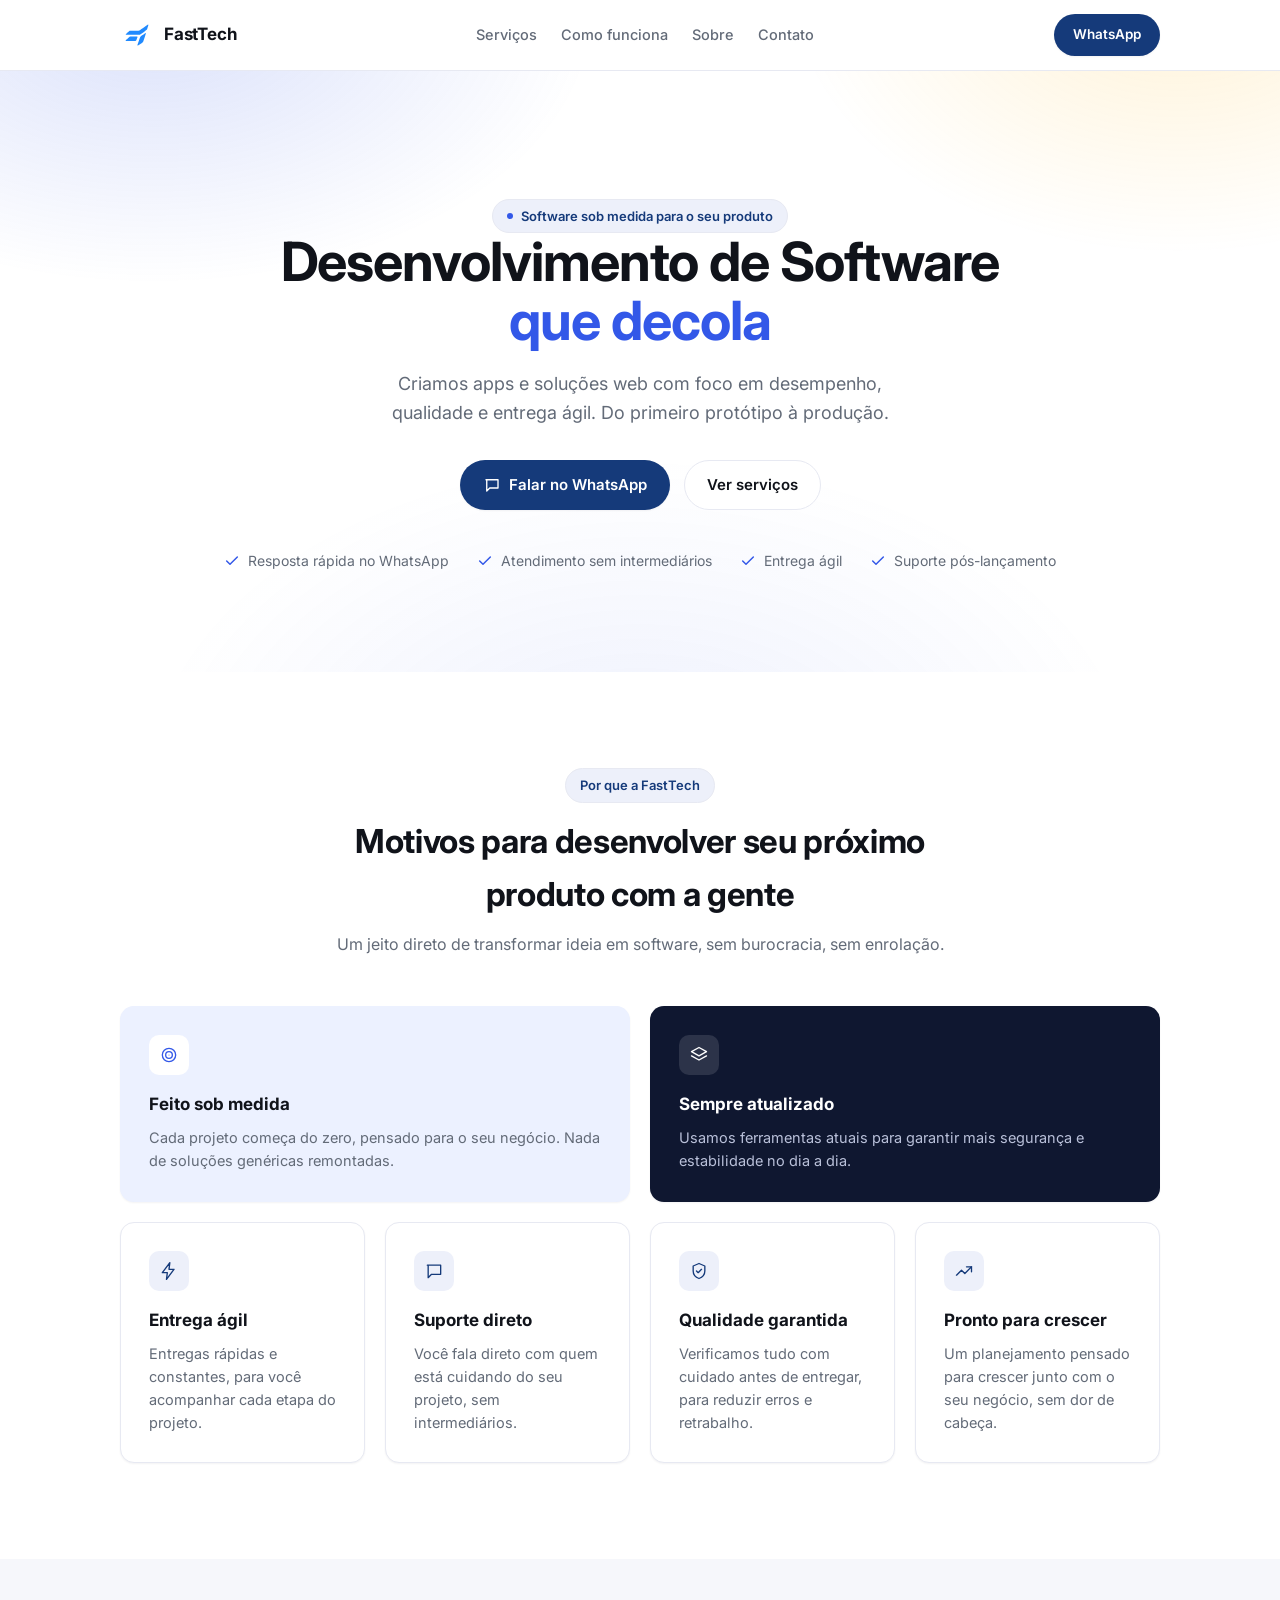
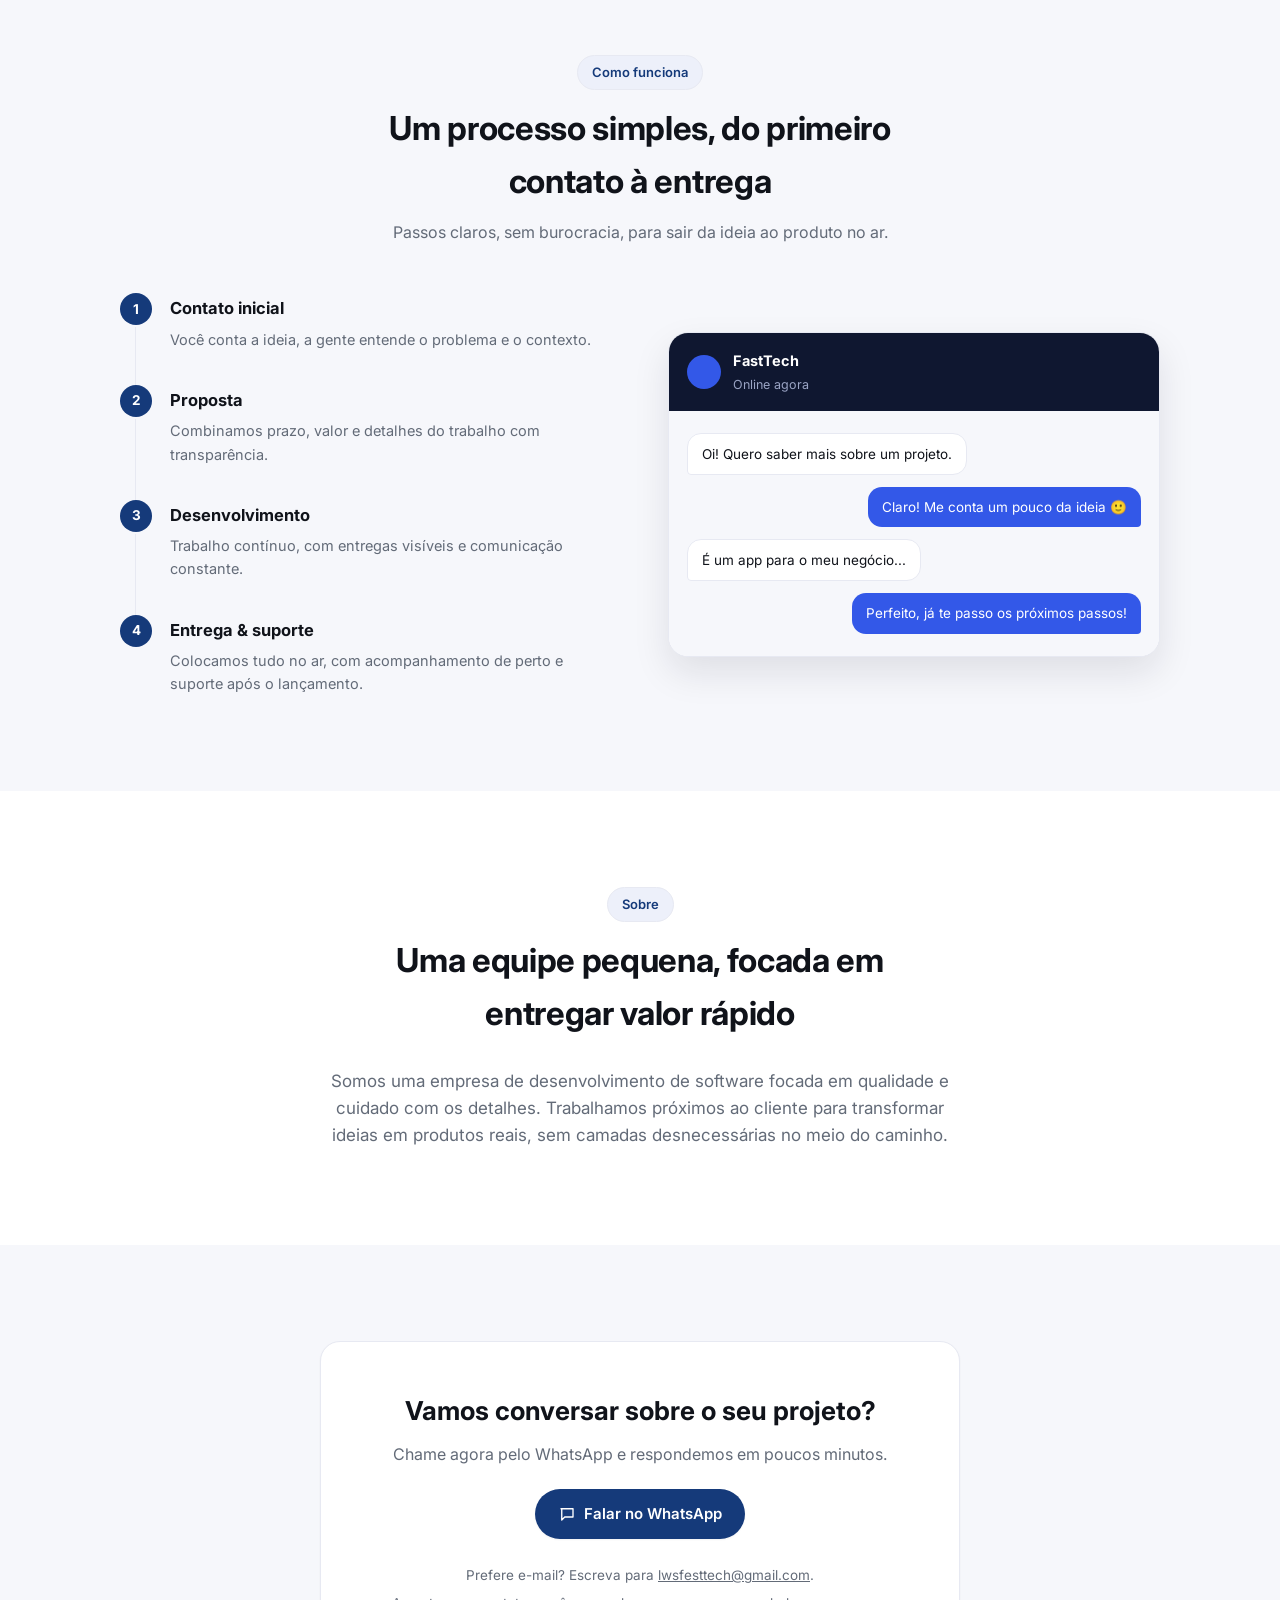
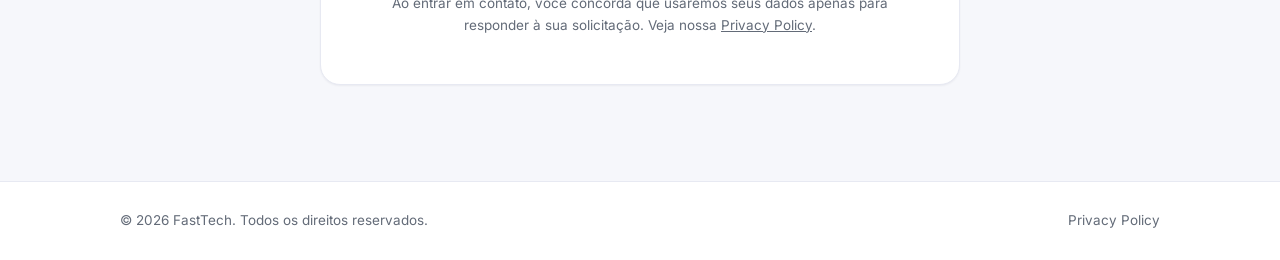
<file: index.html>
<!doctype html>
<html lang="pt-BR">

<head>
    <meta charset="utf-8">
    <meta name="viewport" content="width=device-width, initial-scale=1">
    <title>FastTech • Desenvolvimento de Software</title>
    <meta name="description" content="Soluções rápidas e confiáveis em desenvolvimento de software e aplicativos.">
    <link rel="preconnect" href="https://fonts.googleapis.com">
    <link rel="preconnect" href="https://fonts.gstatic.com" crossorigin>
    <link href="https://fonts.googleapis.com/css2?family=Inter:wght@400;500;600;700;800&display=swap" rel="stylesheet">
    <link rel="stylesheet" href="styles.css">
</head>

<body>
    <header class="site-header">
        <div class="container nav-wrap">
            <a class="brand" href="index.html">
                <img src="logo-rocket.svg" alt="Logo FastTech: foguete azul com raio amarelo" class="logo">
                <span class="brand-text">FastTech</span>
            </a>
            <nav class="nav" aria-label="Navegação principal">
                <a href="#servicos">Serviços</a>
                <a href="#processo">Como funciona</a>
                <a href="#sobre">Sobre</a>
                <a href="#contato">Contato</a>
            </nav>
            <a class="btn btn-primary btn-sm" href="https://wa.me/5581998839100" target="_blank" rel="noopener">WhatsApp</a>
        </div>
    </header>

    <main>
        <section class="hero">
            <div class="container hero-inner">
                <span class="eyebrow"><span class="eyebrow-dot" aria-hidden="true"></span>Software sob medida para o
                    seu produto</span>
                <h1>Desenvolvimento de Software<br><span class="accent-text">que decola</span></h1>
                <p class="hero-lead">Criamos apps e soluções web com foco em desempenho, qualidade e entrega ágil.
                    Do primeiro protótipo à produção.</p>
                <div class="hero-actions">
                    <a class="btn btn-primary" href="https://wa.me/5581998839100?text=Ol%C3%A1%2C%20quero%20saber%20mais%20sobre%20desenvolvimento%20de%20software"
                        target="_blank" rel="noopener">
                        <svg viewBox="0 0 24 24" width="18" height="18" fill="none" stroke="currentColor"
                            stroke-width="1.8" stroke-linecap="round" stroke-linejoin="round">
                            <path d="M4 5h16v11H9l-4 4V5z" />
                        </svg>
                        Falar no WhatsApp
                    </a>
                    <a class="btn btn-ghost" href="#servicos">Ver serviços</a>
                </div>
                <ul class="trust-row">
                    <li>
                        <svg viewBox="0 0 24 24" width="16" height="16" fill="none" stroke="currentColor"
                            stroke-width="2.2" stroke-linecap="round" stroke-linejoin="round">
                            <path d="M20 6L9 17l-5-5" />
                        </svg>
                        Resposta rápida no WhatsApp
                    </li>
                    <li>
                        <svg viewBox="0 0 24 24" width="16" height="16" fill="none" stroke="currentColor"
                            stroke-width="2.2" stroke-linecap="round" stroke-linejoin="round">
                            <path d="M20 6L9 17l-5-5" />
                        </svg>
                        Atendimento sem intermediários
                    </li>
                    <li>
                        <svg viewBox="0 0 24 24" width="16" height="16" fill="none" stroke="currentColor"
                            stroke-width="2.2" stroke-linecap="round" stroke-linejoin="round">
                            <path d="M20 6L9 17l-5-5" />
                        </svg>
                        Entrega ágil
                    </li>
                    <li>
                        <svg viewBox="0 0 24 24" width="16" height="16" fill="none" stroke="currentColor"
                            stroke-width="2.2" stroke-linecap="round" stroke-linejoin="round">
                            <path d="M20 6L9 17l-5-5" />
                        </svg>
                        Suporte pós-lançamento
                    </li>
                </ul>
            </div>
        </section>

        <section id="servicos" class="section">
            <div class="container">
                <div class="section-head">
                    <span class="eyebrow">Por que a FastTech</span>
                    <h2>Motivos para desenvolver seu próximo produto com a gente</h2>
                    <p class="section-sub">Um jeito direto de transformar ideia em software, sem burocracia, sem
                        enrolação.</p>
                </div>

                <div class="feature-grid-top">
                    <div class="feature-card feature-card-accent">
                        <div class="feature-icon">
                            <svg viewBox="0 0 24 24" width="20" height="20" fill="none" stroke="currentColor"
                                stroke-width="1.6" stroke-linecap="round" stroke-linejoin="round">
                                <circle cx="12" cy="12" r="8" />
                                <circle cx="12" cy="12" r="4" />
                                <circle cx="12" cy="12" r=".6" fill="currentColor" stroke="none" />
                            </svg>
                        </div>
                        <h3>Feito sob medida</h3>
                        <p>Cada projeto começa do zero, pensado para o seu negócio. Nada de soluções genéricas
                            remontadas.</p>
                    </div>
                    <div class="feature-card feature-card-dark">
                        <div class="feature-icon">
                            <svg viewBox="0 0 24 24" width="20" height="20" fill="none" stroke="currentColor"
                                stroke-width="1.6" stroke-linecap="round" stroke-linejoin="round">
                                <path d="M12 3l9 5-9 5-9-5 9-5z" />
                                <path d="M3 13l9 5 9-5" />
                            </svg>
                        </div>
                        <h3>Sempre atualizado</h3>
                        <p>Usamos ferramentas atuais para garantir mais segurança e estabilidade no dia a dia.</p>
                    </div>
                </div>

                <div class="feature-grid-bottom">
                    <div class="feature-card">
                        <div class="feature-icon">
                            <svg viewBox="0 0 24 24" width="20" height="20" fill="none" stroke="currentColor"
                                stroke-width="1.6" stroke-linecap="round" stroke-linejoin="round">
                                <path d="M13 2L4 14h6l-1 8 9-12h-6l1-8z" />
                            </svg>
                        </div>
                        <h3>Entrega ágil</h3>
                        <p>Entregas rápidas e constantes, para você acompanhar cada etapa do projeto.</p>
                    </div>
                    <div class="feature-card">
                        <div class="feature-icon">
                            <svg viewBox="0 0 24 24" width="20" height="20" fill="none" stroke="currentColor"
                                stroke-width="1.6" stroke-linecap="round" stroke-linejoin="round">
                                <path d="M4 5h16v11H9l-4 4V5z" />
                            </svg>
                        </div>
                        <h3>Suporte direto</h3>
                        <p>Você fala direto com quem está cuidando do seu projeto, sem intermediários.</p>
                    </div>
                    <div class="feature-card">
                        <div class="feature-icon">
                            <svg viewBox="0 0 24 24" width="20" height="20" fill="none" stroke="currentColor"
                                stroke-width="1.6" stroke-linecap="round" stroke-linejoin="round">
                                <path d="M12 3l7 3v6c0 4.5-3 7.5-7 9-4-1.5-7-4.5-7-9V6l7-3z" />
                                <path d="M9 12l2 2 4-4" />
                            </svg>
                        </div>
                        <h3>Qualidade garantida</h3>
                        <p>Verificamos tudo com cuidado antes de entregar, para reduzir erros e retrabalho.</p>
                    </div>
                    <div class="feature-card">
                        <div class="feature-icon">
                            <svg viewBox="0 0 24 24" width="20" height="20" fill="none" stroke="currentColor"
                                stroke-width="1.6" stroke-linecap="round" stroke-linejoin="round">
                                <path d="M3 17l6-6 4 4 8-8" />
                                <path d="M15 7h6v6" />
                            </svg>
                        </div>
                        <h3>Pronto para crescer</h3>
                        <p>Um planejamento pensado para crescer junto com o seu negócio, sem dor de cabeça.</p>
                    </div>
                </div>
            </div>
        </section>

        <section id="processo" class="section alt">
            <div class="container">
                <div class="section-head">
                    <span class="eyebrow">Como funciona</span>
                    <h2>Um processo simples, do primeiro contato à entrega</h2>
                    <p class="section-sub">Passos claros, sem burocracia, para sair da ideia ao produto no ar.</p>
                </div>

                <div class="steps-layout">
                    <ol class="steps-list">
                        <li>
                            <span class="step-num">1</span>
                            <div>
                                <h3>Contato inicial</h3>
                                <p>Você conta a ideia, a gente entende o problema e o contexto.</p>
                            </div>
                        </li>
                        <li>
                            <span class="step-num">2</span>
                            <div>
                                <h3>Proposta</h3>
                                <p>Combinamos prazo, valor e detalhes do trabalho com transparência.</p>
                            </div>
                        </li>
                        <li>
                            <span class="step-num">3</span>
                            <div>
                                <h3>Desenvolvimento</h3>
                                <p>Trabalho contínuo, com entregas visíveis e comunicação constante.</p>
                            </div>
                        </li>
                        <li>
                            <span class="step-num">4</span>
                            <div>
                                <h3>Entrega &amp; suporte</h3>
                                <p>Colocamos tudo no ar, com acompanhamento de perto e suporte após o lançamento.</p>
                            </div>
                        </li>
                    </ol>

                    <div class="chat-mock" aria-hidden="true">
                        <div class="chat-mock-header">
                            <span class="chat-mock-avatar"></span>
                            <div class="chat-mock-title">
                                <strong>FastTech</strong>
                                <span>Online agora</span>
                            </div>
                        </div>
                        <div class="chat-mock-body">
                            <div class="bubble bubble-in">Oi! Quero saber mais sobre um projeto.</div>
                            <div class="bubble bubble-out">Claro! Me conta um pouco da ideia 🙂</div>
                            <div class="bubble bubble-in">É um app para o meu negócio...</div>
                            <div class="bubble bubble-out">Perfeito, já te passo os próximos passos!</div>
                        </div>
                    </div>
                </div>
            </div>
        </section>

        <section id="sobre" class="section">
            <div class="container narrow">
                <div class="section-head">
                    <span class="eyebrow">Sobre</span>
                    <h2>Uma equipe pequena, focada em entregar valor rápido</h2>
                </div>
                <p class="section-sub-text">Somos uma empresa de desenvolvimento de software focada em qualidade e
                    cuidado com os detalhes. Trabalhamos próximos ao cliente para transformar ideias em produtos
                    reais, sem camadas desnecessárias no meio do caminho.</p>
            </div>
        </section>

        <section id="contato" class="section alt">
            <div class="container narrow">
                <div class="contact-card">
                    <h2>Vamos conversar sobre o seu projeto?</h2>
                    <p>Chame agora pelo WhatsApp e respondemos em poucos minutos.</p>
                    <a class="btn btn-primary" href="https://wa.me/5581998839100?text=Ol%C3%A1%2C%20quero%20saber%20mais%20sobre%20desenvolvimento%20de%20software"
                        target="_blank" rel="noopener">
                        <svg viewBox="0 0 24 24" width="18" height="18" fill="none" stroke="currentColor"
                            stroke-width="1.8" stroke-linecap="round" stroke-linejoin="round">
                            <path d="M4 5h16v11H9l-4 4V5z" />
                        </svg>
                        Falar no WhatsApp
                    </a>
                    <p class="small">Prefere e-mail? Escreva para <a
                            href="mailto:lwsfesttech@gmail.com">lwsfesttech@gmail.com</a>.</p>
                    <p class="small">Ao entrar em contato, você concorda que usaremos seus dados apenas para
                        responder à sua solicitação. Veja nossa <a href="privacy.html">Privacy Policy</a>.</p>
                </div>
            </div>
        </section>
    </main>

    <footer class="site-footer">
        <div class="container">
            <span>© <span id="year"></span> FastTech. Todos os direitos reservados.</span>
            <a href="privacy.html">Privacy Policy</a>
        </div>
    </footer>
    <script>
        document.getElementById('year').textContent = new Date().getFullYear();
    </script>
</body>

</html>
</file>
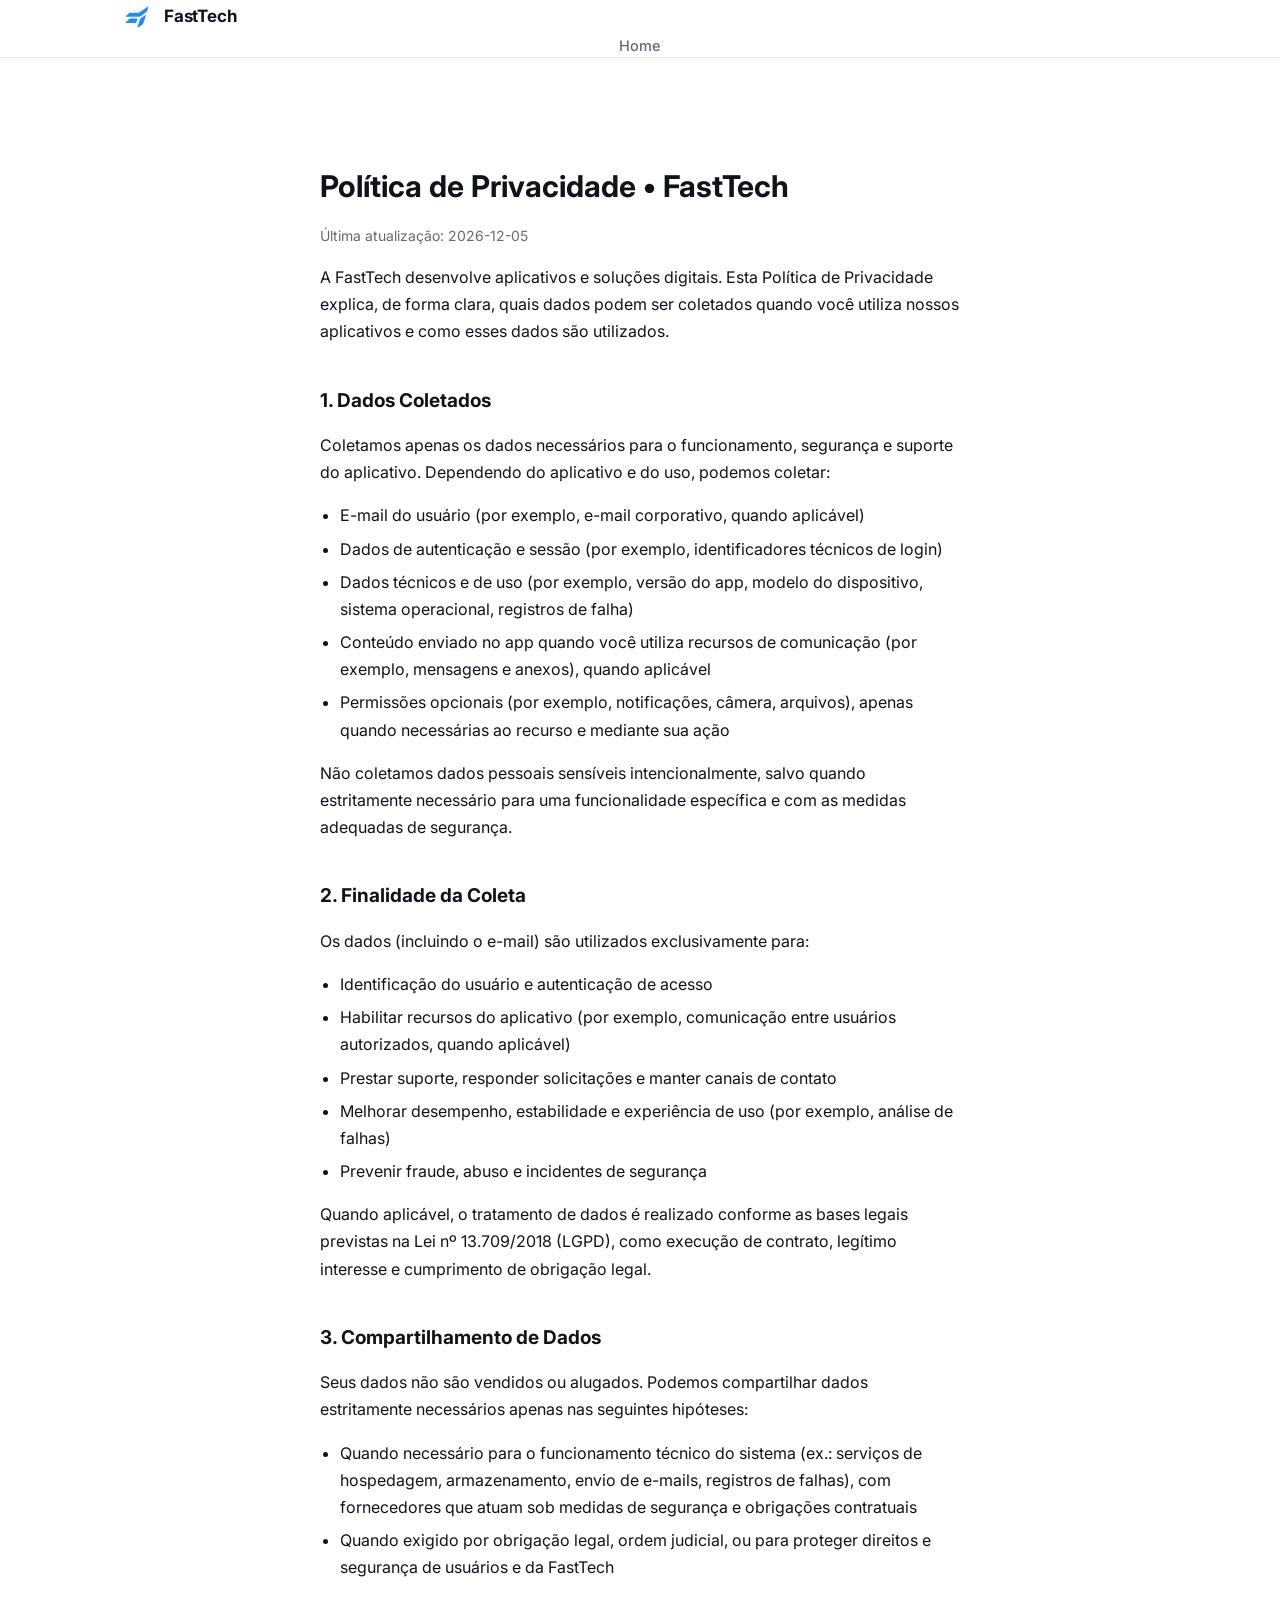
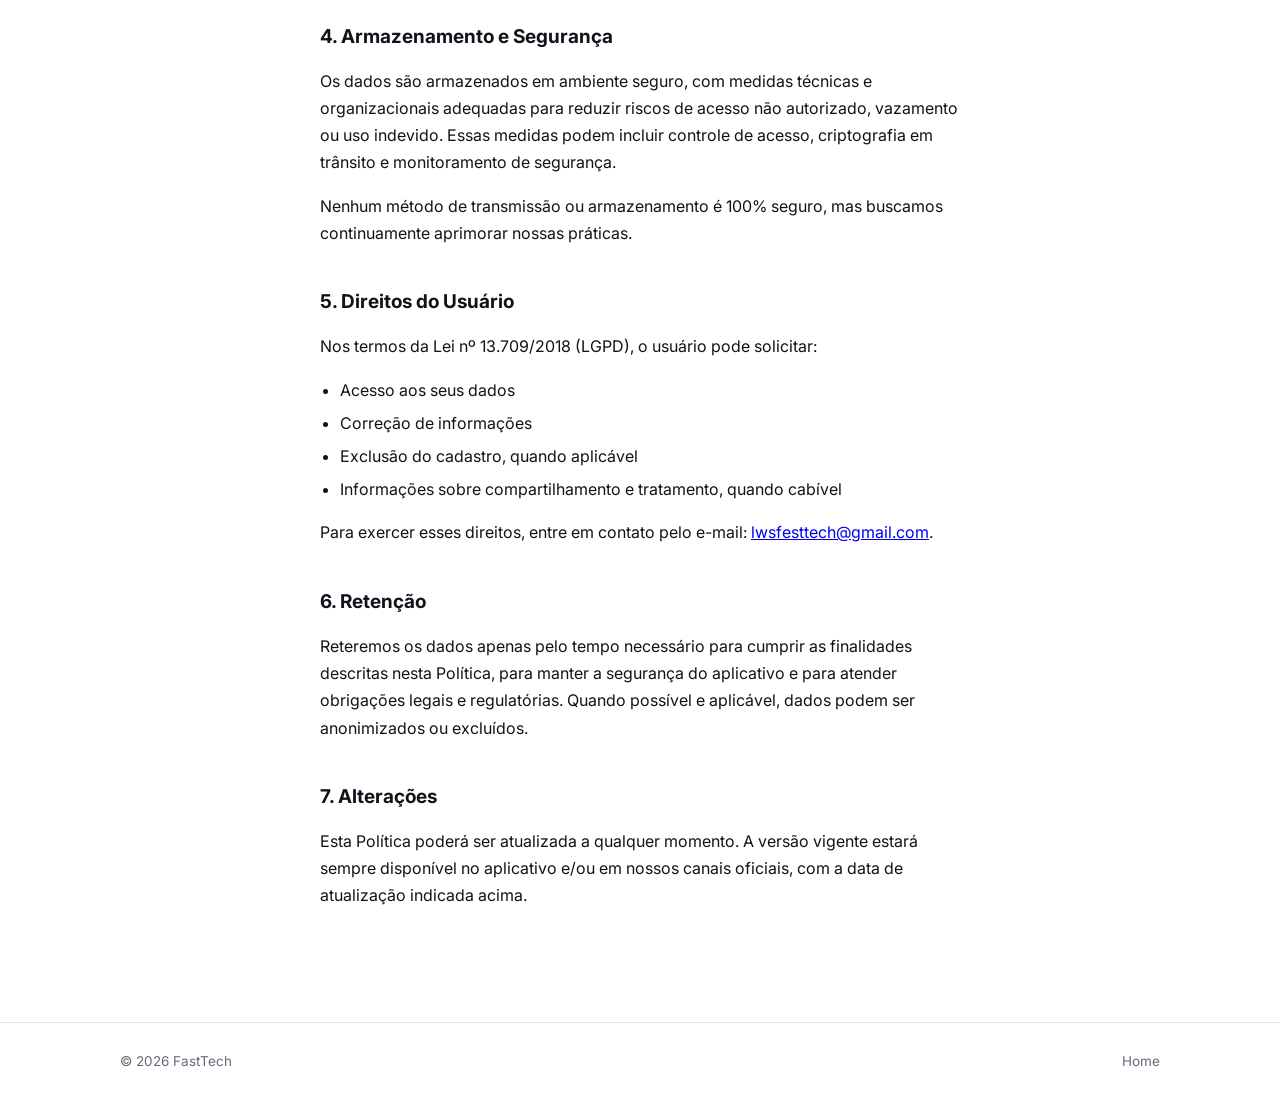
<file: privacy.html>
<!doctype html>
<html lang="pt-BR">

<head>
    <meta charset="utf-8">
    <meta name="viewport" content="width=device-width, initial-scale=1">
    <title>Política de Privacidade • FastTech</title>
    <meta name="description" content="Política de Privacidade para aplicativos e soluções da FastTech.">
    <link rel="preconnect" href="https://fonts.googleapis.com">
    <link rel="preconnect" href="https://fonts.gstatic.com" crossorigin>
    <link href="https://fonts.googleapis.com/css2?family=Inter:wght@400;500;600;700;800&display=swap" rel="stylesheet">
    <link rel="stylesheet" href="styles.css">
</head>

<body>
    <header class="site-header">
        <div class="container">
            <a class="brand" href="index.html">
                <img src="logo-rocket.svg" alt="FastTech logo" class="logo">
                <span class="brand-text">FastTech</span>
            </a>
            <nav class="nav" aria-label="Navegação">
                <a href="index.html">Home</a>
            </nav>
        </div>
    </header>

    <main class="section">
        <div class="container narrow policy">
            <h1>Política de Privacidade • FastTech</h1>
            <p>Última atualização: <span id="pp-date"></span></p>

            <p>A FastTech desenvolve aplicativos e soluções digitais. Esta Política de Privacidade explica, de forma
                clara, quais dados podem ser coletados quando você utiliza nossos aplicativos e como esses dados são
                utilizados.</p>

            <h2>1. Dados Coletados</h2>
            <p>Coletamos apenas os dados necessários para o funcionamento, segurança e suporte do aplicativo. Dependendo
                do aplicativo e do uso, podemos coletar:</p>
            <ul>
                <li>E-mail do usuário (por exemplo, e-mail corporativo, quando aplicável)</li>
                <li>Dados de autenticação e sessão (por exemplo, identificadores técnicos de login)</li>
                <li>Dados técnicos e de uso (por exemplo, versão do app, modelo do dispositivo, sistema operacional,
                    registros de falha)</li>
                <li>Conteúdo enviado no app quando você utiliza recursos de comunicação (por exemplo, mensagens e
                    anexos), quando aplicável</li>
                <li>Permissões opcionais (por exemplo, notificações, câmera, arquivos), apenas quando necessárias ao
                    recurso e mediante sua ação</li>
            </ul>
            <p>Não coletamos dados pessoais sensíveis intencionalmente, salvo quando estritamente necessário para uma
                funcionalidade específica e com as medidas adequadas de segurança.</p>

            <h2>2. Finalidade da Coleta</h2>
            <p>Os dados (incluindo o e-mail) são utilizados exclusivamente para:</p>
            <ul>
                <li>Identificação do usuário e autenticação de acesso</li>
                <li>Habilitar recursos do aplicativo (por exemplo, comunicação entre usuários autorizados, quando
                    aplicável)</li>
                <li>Prestar suporte, responder solicitações e manter canais de contato</li>
                <li>Melhorar desempenho, estabilidade e experiência de uso (por exemplo, análise de falhas)</li>
                <li>Prevenir fraude, abuso e incidentes de segurança</li>
            </ul>
            <p>Quando aplicável, o tratamento de dados é realizado conforme as bases legais previstas na Lei nº
                13.709/2018 (LGPD), como execução de contrato, legítimo interesse e cumprimento de obrigação legal.</p>

            <h2>3. Compartilhamento de Dados</h2>
            <p>Seus dados não são vendidos ou alugados. Podemos compartilhar dados estritamente necessários apenas nas
                seguintes hipóteses:</p>
            <ul>
                <li>Quando necessário para o funcionamento técnico do sistema (ex.: serviços de hospedagem,
                    armazenamento, envio de e-mails, registros de falhas), com fornecedores que atuam sob medidas de
                    segurança e obrigações contratuais</li>
                <li>Quando exigido por obrigação legal, ordem judicial, ou para proteger direitos e segurança de
                    usuários e da FastTech</li>
            </ul>

            <h2>4. Armazenamento e Segurança</h2>
            <p>Os dados são armazenados em ambiente seguro, com medidas técnicas e organizacionais adequadas para
                reduzir riscos de acesso não autorizado, vazamento ou uso indevido. Essas medidas podem incluir controle
                de acesso, criptografia em trânsito e monitoramento de segurança.</p>
            <p>Nenhum método de transmissão ou armazenamento é 100% seguro, mas buscamos continuamente aprimorar nossas
                práticas.</p>

            <h2>5. Direitos do Usuário</h2>
            <p>Nos termos da Lei nº 13.709/2018 (LGPD), o usuário pode solicitar:</p>
            <ul>
                <li>Acesso aos seus dados</li>
                <li>Correção de informações</li>
                <li>Exclusão do cadastro, quando aplicável</li>
                <li>Informações sobre compartilhamento e tratamento, quando cabível</li>
            </ul>
            <p>Para exercer esses direitos, entre em contato pelo e-mail: <a
                    href="mailto:lwsfesttech@gmail.com">lwsfesttech@gmail.com</a>.</p>

            <h2>6. Retenção</h2>
            <p>Reteremos os dados apenas pelo tempo necessário para cumprir as finalidades descritas nesta Política,
                para manter a segurança do aplicativo e para atender obrigações legais e regulatórias. Quando possível e
                aplicável, dados podem ser anonimizados ou excluídos.</p>

            <h2>7. Alterações</h2>
            <p>Esta Política poderá ser atualizada a qualquer momento. A versão vigente estará sempre disponível no
                aplicativo e/ou em nossos canais oficiais, com a data de atualização indicada acima.</p>
        </div>
    </main>

    <footer class="site-footer">
        <div class="container">
            <span>© <span id="year"></span> FastTech</span>
            <a href="index.html">Home</a>
        </div>
    </footer>
    <script>
        document.getElementById('year').textContent = new Date().getFullYear();
        document.getElementById('pp-date').textContent = new Date().toISOString().slice(0, 10);
    </script>
</body>

</html>
</file>
<file: styles.css>
:root {
    --bg: #ffffff;
    --surface: #f6f7fb;
    --surface-2: #edf0fa;
    --ink: #10131a;
    --muted: #636b78;
    --line: #e7e9f2;
    --brand: #153a7a;
    --accent: #3358e8;
    --accent-soft: #ecf1ff;
    --accent-dark: #0f1730;
    --accent-warm: #ffb000;
    --radius-lg: 20px;
    --radius-md: 14px;
    --shadow-sm: 0 1px 2px rgba(16, 24, 40, .05);
    --shadow-md: 0 16px 36px rgba(16, 24, 40, .10);
}

* {
    box-sizing: border-box
}

body {
    margin: 0;
    font-family: 'Inter', system-ui, -apple-system, Segoe UI, Roboto, Ubuntu, Arial, sans-serif;
    color: var(--ink);
    background: var(--bg);
    line-height: 1.6;
    -webkit-font-smoothing: antialiased;
}

.container {
    max-width: 1080px;
    margin: 0 auto;
    padding: 0 20px
}

.container.narrow {
    max-width: 680px
}

h1, h2, h3 {
    font-weight: 700;
    color: var(--ink);
}

/* Header */

.site-header {
    position: sticky;
    top: 0;
    z-index: 50;
    background: rgba(255, 255, 255, .82);
    backdrop-filter: blur(10px);
    -webkit-backdrop-filter: blur(10px);
    border-bottom: 1px solid var(--line);
}

.nav-wrap {
    display: flex;
    align-items: center;
    gap: 24px;
    padding: 14px 20px;
}

.brand {
    display: flex;
    align-items: center;
    gap: 10px;
    color: var(--ink);
    text-decoration: none;
    font-weight: 700;
}

.logo {
    height: 34px;
    width: auto
}

.brand-text {
    font-size: 17px;
    letter-spacing: -.01em;
}

.nav {
    display: flex;
    flex: 1;
    flex-wrap: wrap;
    gap: 24px;
    justify-content: center;
}

.nav a {
    color: var(--muted);
    text-decoration: none;
    font-size: 14.5px;
    font-weight: 500;
    transition: color .15s ease;
}

.nav a:hover {
    color: var(--ink)
}

/* Buttons */

.btn {
    display: inline-flex;
    align-items: center;
    justify-content: center;
    gap: 8px;
    padding: 12px 22px;
    border-radius: 999px;
    font-weight: 600;
    font-size: 15px;
    text-decoration: none;
    border: 1px solid transparent;
    transition: transform .15s ease, box-shadow .15s ease, background-color .15s ease, border-color .15s ease;
    white-space: nowrap;
}

.btn-primary {
    background: var(--brand);
    color: #fff;
    box-shadow: var(--shadow-sm);
}

.btn-primary:hover {
    background: #0f2c63;
    transform: translateY(-1px);
    box-shadow: var(--shadow-md);
}

.btn-ghost {
    background: #fff;
    color: var(--ink);
    border-color: var(--line);
}

.btn-ghost:hover {
    border-color: #c7cce0;
    transform: translateY(-1px);
}

.btn-sm {
    padding: 9px 18px;
    font-size: 13.5px;
}

/* Eyebrow / badge */

.eyebrow {
    display: inline-flex;
    align-items: center;
    gap: 8px;
    padding: 6px 14px;
    border-radius: 999px;
    background: var(--surface-2);
    border: 1px solid var(--line);
    font-size: 13px;
    font-weight: 600;
    color: var(--brand);
}

.eyebrow-dot {
    width: 6px;
    height: 6px;
    border-radius: 50%;
    background: var(--accent);
    flex-shrink: 0;
}

/* Hero */

.hero {
    position: relative;
    padding: 128px 0 100px;
    text-align: center;
    background:
        radial-gradient(680px 420px at 12% -10%, rgba(51, 88, 232, .18), transparent 65%),
        radial-gradient(600px 420px at 92% -15%, rgba(255, 176, 0, .16), transparent 65%),
        radial-gradient(720px 480px at 50% 120%, rgba(51, 88, 232, .09), transparent 70%),
        #ffffff;
}

.hero-inner {
    position: relative;
    z-index: 1;
}

.hero h1 {
    font-size: clamp(34px, 5vw, 54px);
    line-height: 1.08;
    letter-spacing: -.02em;
    margin: 0 0 20px;
}

.accent-text {
    color: var(--accent);
}

.hero-lead {
    color: var(--muted);
    font-size: 18px;
    max-width: 560px;
    margin: 0 auto 32px;
}

.hero-actions {
    display: flex;
    gap: 14px;
    justify-content: center;
    flex-wrap: wrap;
    margin-bottom: 40px;
}

.trust-row {
    list-style: none;
    display: flex;
    flex-wrap: wrap;
    gap: 14px 28px;
    justify-content: center;
    padding: 0;
    margin: 0;
    color: var(--muted);
    font-size: 14px;
}

.trust-row li {
    display: flex;
    align-items: center;
    gap: 8px;
}

.trust-row svg {
    color: var(--accent);
    flex-shrink: 0;
}

/* Sections */

.section {
    padding: 96px 0
}

.section.alt {
    background: var(--surface)
}

.section-head {
    text-align: center;
    max-width: 620px;
    margin: 0 auto 48px;
}

.section-head h2 {
    font-size: clamp(26px, 3.2vw, 33px);
    letter-spacing: -.01em;
    margin: 12px 0 12px;
}

.section-sub {
    color: var(--muted);
    font-size: 16px;
    margin: 0;
}

.section-sub-text {
    color: var(--muted);
    font-size: 17px;
    text-align: center;
    max-width: 620px;
    margin: -20px auto 0;
}

/* Feature cards */

.feature-grid-top {
    display: grid;
    grid-template-columns: 1fr 1fr;
    gap: 20px;
    margin-bottom: 20px;
}

.feature-grid-bottom {
    display: grid;
    grid-template-columns: repeat(4, 1fr);
    gap: 20px;
}

.feature-card {
    background: #fff;
    border: 1px solid var(--line);
    border-radius: var(--radius-md);
    padding: 28px;
    box-shadow: var(--shadow-sm);
    transition: transform .15s ease, box-shadow .15s ease;
}

.feature-card:hover {
    transform: translateY(-3px);
    box-shadow: var(--shadow-md);
}

.feature-icon {
    width: 40px;
    height: 40px;
    border-radius: 10px;
    display: flex;
    align-items: center;
    justify-content: center;
    background: var(--surface-2);
    color: var(--brand);
    margin-bottom: 16px;
}

.feature-card h3 {
    font-size: 17px;
    margin: 0 0 8px;
}

.feature-card p {
    margin: 0;
    color: var(--muted);
    font-size: 14.5px;
    line-height: 1.6;
}

.feature-card-accent {
    background: var(--accent-soft);
    border-color: transparent;
}

.feature-card-accent .feature-icon {
    background: #fff;
    color: var(--accent);
}

.feature-card-dark {
    background: var(--accent-dark);
    border-color: transparent;
}

.feature-card-dark h3 {
    color: #fff;
}

.feature-card-dark p {
    color: #b9c0d9;
}

.feature-card-dark .feature-icon {
    background: rgba(255, 255, 255, .12);
    color: #fff;
}

/* Steps / process */

.steps-layout {
    display: grid;
    grid-template-columns: 1fr 1fr;
    gap: 56px;
    align-items: center;
}

.steps-list {
    list-style: none;
    margin: 0;
    padding: 0;
}

.steps-list li {
    display: flex;
    gap: 18px;
    position: relative;
    padding-bottom: 34px;
}

.steps-list li:not(:last-child)::before {
    content: "";
    position: absolute;
    left: 15px;
    top: 34px;
    bottom: 0;
    width: 1px;
    background: var(--line);
}

.steps-list li:last-child {
    padding-bottom: 0;
}

.step-num {
    flex-shrink: 0;
    width: 32px;
    height: 32px;
    border-radius: 50%;
    background: var(--brand);
    color: #fff;
    display: flex;
    align-items: center;
    justify-content: center;
    font-weight: 700;
    font-size: 13.5px;
    z-index: 1;
}

.steps-list h3 {
    margin: 2px 0 6px;
    font-size: 16.5px;
}

.steps-list p {
    margin: 0;
    color: var(--muted);
    font-size: 14.5px;
    line-height: 1.6;
}

.chat-mock {
    background: #fff;
    border: 1px solid var(--line);
    border-radius: var(--radius-lg);
    overflow: hidden;
    box-shadow: var(--shadow-md);
}

.chat-mock-header {
    display: flex;
    align-items: center;
    gap: 12px;
    padding: 16px 18px;
    background: var(--accent-dark);
}

.chat-mock-avatar {
    width: 34px;
    height: 34px;
    border-radius: 50%;
    background: var(--accent);
    flex-shrink: 0;
}

.chat-mock-title {
    display: flex;
    flex-direction: column;
    gap: 2px;
}

.chat-mock-title strong {
    color: #fff;
    font-size: 14.5px;
}

.chat-mock-title span {
    color: #9aa4c4;
    font-size: 12.5px;
}

.chat-mock-body {
    background: var(--surface);
    padding: 22px 18px;
    display: flex;
    flex-direction: column;
    gap: 12px;
}

.bubble {
    max-width: 78%;
    padding: 10px 14px;
    border-radius: 14px;
    font-size: 13.5px;
    line-height: 1.5;
}

.bubble-in {
    align-self: flex-start;
    background: #fff;
    border: 1px solid var(--line);
    border-bottom-left-radius: 4px;
    color: var(--ink);
}

.bubble-out {
    align-self: flex-end;
    background: var(--accent);
    border-bottom-right-radius: 4px;
    color: #fff;
}

/* Contact */

.contact-card {
    background: #fff;
    border: 1px solid var(--line);
    border-radius: var(--radius-lg);
    padding: 48px 40px;
    text-align: center;
    box-shadow: var(--shadow-sm);
}

.contact-card h2 {
    margin: 0 0 10px;
    font-size: 26px;
}

.contact-card > p {
    color: var(--muted);
    margin: 0 0 22px;
}

.contact-card .btn {
    margin-bottom: 20px;
}

.contact-card .small {
    margin: 6px 0 0;
}

.small {
    font-size: 13.5px;
    color: var(--muted);
}

.small a {
    color: var(--muted);
}

/* Footer */

.site-footer {
    border-top: 1px solid var(--line);
    padding: 28px 0;
}

.site-footer .container {
    display: flex;
    align-items: center;
    justify-content: space-between;
    gap: 16px;
    flex-wrap: wrap;
    font-size: 13.5px;
    color: var(--muted);
}

.site-footer a {
    color: var(--muted);
    text-decoration: none;
}

.site-footer a:hover {
    color: var(--ink);
}

/* Privacy policy page */

.policy h1 {
    font-size: 30px;
    margin: 8px 0 4px;
}

.policy > p:first-of-type {
    color: var(--muted);
    font-size: 14px;
}

.policy h2 {
    font-size: 19px;
    margin: 40px 0 12px;
}

.policy p, .policy li {
    color: var(--ink);
    line-height: 1.7;
}

.policy ul {
    padding-left: 20px;
}

.policy li {
    margin-bottom: 6px;
}

/* Responsive */

@media (max-width: 900px) {
    .feature-grid-top {
        grid-template-columns: 1fr;
    }

    .feature-grid-bottom {
        grid-template-columns: repeat(2, 1fr);
    }

    .steps-layout {
        grid-template-columns: 1fr;
        gap: 40px;
    }

    .chat-mock {
        order: -1;
        max-width: 420px;
        margin: 0 auto;
        width: 100%;
    }
}

@media (max-width: 760px) {
    .nav-wrap {
        flex-wrap: wrap;
        justify-content: center;
    }

    .nav {
        order: 3;
        width: 100%;
        justify-content: center;
        padding-top: 12px;
        margin-top: 4px;
        border-top: 1px solid var(--line);
        gap: 16px 20px;
    }
}

@media (max-width: 600px) {
    .feature-grid-bottom {
        grid-template-columns: 1fr;
    }

    .hero {
        padding: 92px 0 64px;
    }

    .section {
        padding: 64px 0;
    }

    .contact-card {
        padding: 36px 22px;
    }
}
</file>
